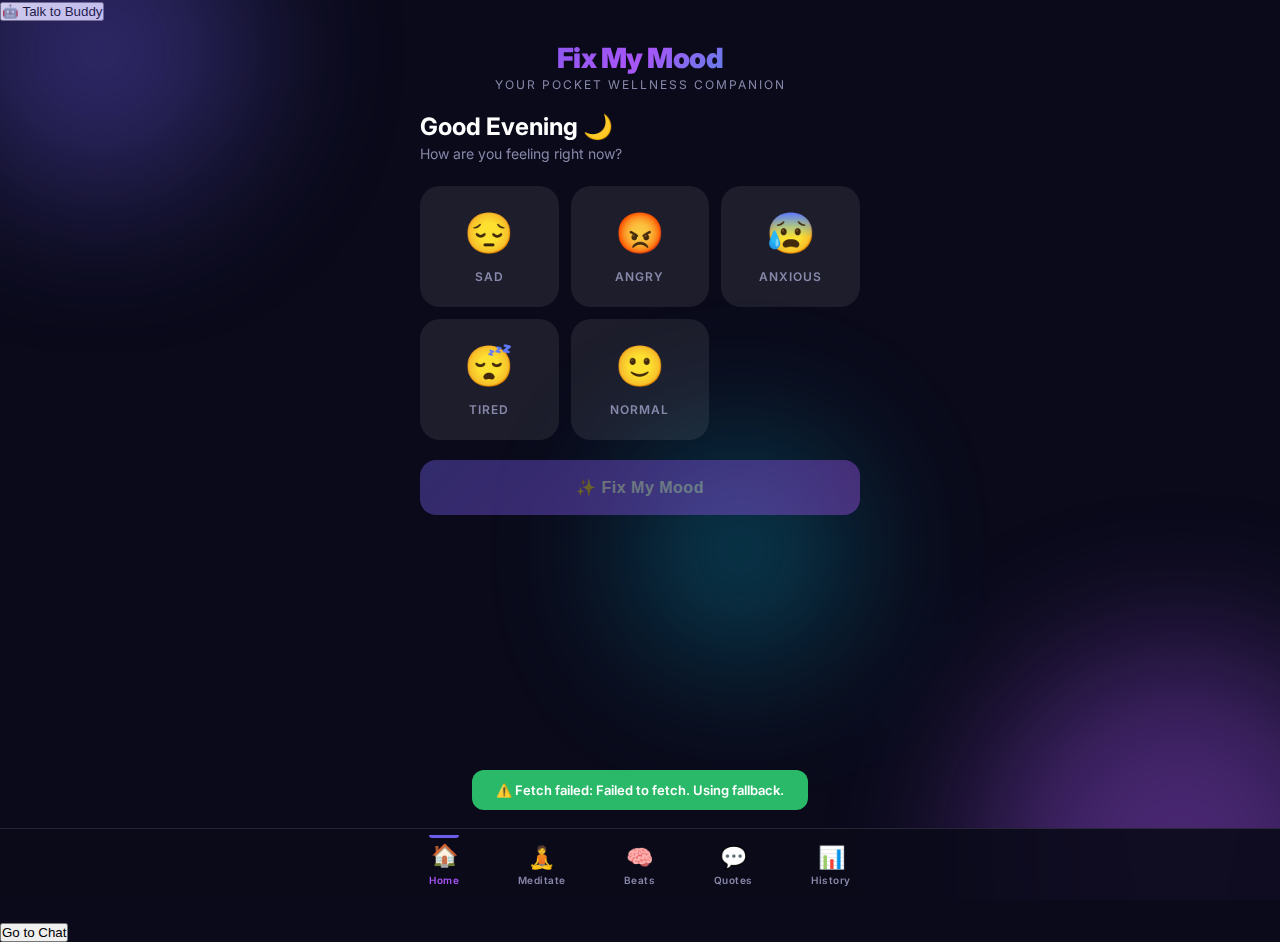
<file: index.html>
<!DOCTYPE html>
<html lang="en">
<head>
  <meta charset="UTF-8">
  <meta name="viewport" content="width=device-width, initial-scale=1.0, user-scalable=no">
  <title>Fix My Mood</title>
  <link rel="stylesheet" href="style.css">
</head>
<body>
<div class="fab-wrapper">
  <button class="chat-buddy-fab" onclick="goToChat()">
    <span class="fab-icon">🤖</span>
    <span class="fab-text">Talk to Buddy</span>
  </button>
</div>
<div class="bg-particles">
  <div class="orb"></div>
  <div class="orb"></div>
  <div class="orb"></div>
</div>

<div class="toast" id="toast"></div>

<div class="app-container">

  <header class="app-header">
    <div class="logo">Fix My Mood</div>
    <div class="tagline">Your Pocket Wellness Companion</div>
  </header>

  <!-- ==================== HOME ==================== -->
  <section class="page active" id="page-home">
    <div class="greeting" id="greeting">Good Evening 👋</div>
    <div class="greeting-sub">How are you feeling right now?</div>

    <div id="mood-selection">
      <div class="mood-grid">
        <div class="mood-btn" data-mood="sad" onclick="selectMood(this)">
          <span class="emoji">😔</span>
          <span class="mood-label">Sad</span>
        </div>
        <div class="mood-btn" data-mood="angry" onclick="selectMood(this)">
          <span class="emoji">😡</span>
          <span class="mood-label">Angry</span>
        </div>
        <div class="mood-btn" data-mood="anxious" onclick="selectMood(this)">
          <span class="emoji">😰</span>
          <span class="mood-label">Anxious</span>
        </div>
        <div class="mood-btn" data-mood="tired" onclick="selectMood(this)">
          <span class="emoji">😴</span>
          <span class="mood-label">Tired</span>
        </div>
        <div class="mood-btn full-width" data-mood="normal" onclick="selectMood(this)">
          <span class="emoji">🙂</span>
          <span class="mood-label">Normal</span>
        </div>
      </div>
      <button class="fix-btn" id="fixBtn" disabled onclick="fixMyMood()">✨ Fix My Mood</button>
    </div>

    <div class="fix-result" id="fix-result"></div>
  </section>

  <!-- ==================== MEDITATION ==================== -->
  <section class="page" id="page-meditation">
    <div class="section-title">🧘 Meditation Hub</div>
    <div class="section-subtitle">Choose a practice to calm your mind</div>

    <div class="meditation-grid">
      <div class="med-card" onclick="openTratak()">
        <div class="med-icon">🕯️</div>
        <div class="med-info">
          <h3>Tratak Meditation</h3>
          <p>Focus on a flame to sharpen concentration</p>
        </div>
        <span class="med-arrow">›</span>
      </div>
      <div class="med-card" onclick="openBreathing()">
        <div class="med-icon">🌬️</div>
        <div class="med-info">
          <h3>Breathing Exercise</h3>
          <p>Box breathing & 4-7-8 technique</p>
        </div>
        <span class="med-arrow">›</span>
      </div>
      <div class="med-card" onclick="openTimerMed()">
        <div class="med-icon">⏱️</div>
        <div class="med-info">
          <h3>Silent Meditation</h3>
          <p>Timed silent session with bell</p>
        </div>
        <span class="med-arrow">›</span>
      </div>

      <!-- ★ NEW: Brain Wave Music Card ★ -->
      <div class="med-card med-card-highlight" onclick="window.location.href='beats.html'">
        <div class="med-icon">🧠</div>
        <div class="med-info">
          <h3>Brain Wave Music</h3>
          <p>Binaural beats for focus, sleep & relaxation</p>
          <span class="med-badge-new">NEW</span>
        </div>
        <span class="med-arrow">›</span>
      </div>

      <div class="med-card" onclick="navigateTo('quotes')">
        <div class="med-icon">💬</div>
        <div class="med-info">
          <h3>Motivational Quotes</h3>
          <p>Get inspired with powerful words</p>
        </div>
        <span class="med-arrow">›</span>
      </div>
    </div>
  </section>

  <!-- ==================== QUOTES ==================== -->
  <section class="page" id="page-quotes">
    <div class="section-title">💬 Daily Inspiration</div>
    <div class="section-subtitle">Words that heal and empower — fetched live from GitHub</div>

    <div class="quote-controls">
      <input type="text" class="quote-search" id="quoteSearch"
        placeholder="🔍 Search quotes..." oninput="searchQuotes(this.value)">
      <button class="quote-refresh-btn" id="refreshBtn" onclick="refetchQuotes()" title="Re-fetch from GitHub">🔄</button>
    </div>

    <div class="glass-card quote-display" id="quoteDisplay">
      <div class="quote-loading" id="quoteLoading">
        <div class="spinner"></div>
        <div class="loading-text">Fetching quotes from GitHub...</div>
      </div>
      <div id="quoteContent" style="display:none">
        <div class="quote-mark">"</div>
        <div class="quote-text" id="quoteText">Loading...</div>
        <div class="quote-author" id="quoteAuthor"></div>
        <div class="quote-source" id="quoteSource">
          <span class="dot"></span>
          <span id="sourceLabel">Loading</span>
        </div>
        <div class="quote-count" id="quoteCount"></div>
        <button class="new-quote-btn" onclick="showRandomQuote()">✨ New Quote</button>
      </div>
    </div>

    <div id="searchResults" style="display:none"></div>
  </section>

  <!-- ==================== HISTORY ==================== -->
  <section class="page" id="page-history">
    <div class="section-title">📊 Mood History</div>
    <div class="section-subtitle">Track your emotional journey</div>

    <div class="history-stats">
      <div class="stat-card">
        <div class="stat-number" id="statTotal">0</div>
        <div class="stat-label">Total</div>
      </div>
      <div class="stat-card">
        <div class="stat-number" id="statFixed">0</div>
        <div class="stat-label">Fixed</div>
      </div>
      <div class="stat-card">
        <div class="stat-number" id="statStreak">0</div>
        <div class="stat-label">Streak</div>
      </div>
    </div>

    <div class="glass-card">
      <div style="font-size:13px;font-weight:600;margin-bottom:10px;color:var(--text-secondary)">MOOD DISTRIBUTION</div>
      <div class="mood-chart" id="moodChart"></div>
    </div>

    <div class="history-list" id="historyList">
      <div class="empty-state">
        <div class="empty-icon">📝</div>
        <p>No mood entries yet.<br>Start by selecting your mood!</p>
      </div>
    </div>

    <button class="clear-history-btn" onclick="clearHistory()" id="clearBtn" style="display:none">
      🗑️ Clear All History
    </button>
  </section>
</div>

<!-- ==================== BOTTOM NAV ==================== -->
<nav class="bottom-nav">
  <div class="nav-inner">
    <div class="nav-item active" onclick="navigateTo('home')" data-page="home">
      <span class="nav-icon">🏠</span>
      <span class="nav-label">Home</span>
    </div>
    <div class="nav-item" onclick="navigateTo('meditation')" data-page="meditation">
      <span class="nav-icon">🧘</span>
      <span class="nav-label">Meditate</span>
    </div>
    <!-- ★ NEW: Beats Nav Item ★ -->
    <div class="nav-item" onclick="window.location.href='beats.html'" data-page="beats">
      <span class="nav-icon">🧠</span>
      <span class="nav-label">Beats</span>
    </div>
    <div class="nav-item" onclick="navigateTo('quotes')" data-page="quotes">
      <span class="nav-icon">💬</span>
      <span class="nav-label">Quotes</span>
    </div>
    <div class="nav-item" onclick="navigateTo('history')" data-page="history">
      <span class="nav-icon">📊</span>
      <span class="nav-label">History</span>
    </div>
  </div>
</nav>

<!-- ==================== MODALS ==================== -->
<div class="modal-overlay" id="modal-tratak">
  <div class="modal-content">
    <button class="modal-close" onclick="closeModal('tratak')">✕</button>
    <div class="tratak-container">
      <h2 style="font-size:22px;font-weight:700;margin-bottom:4px">🕯️ Tratak Meditation</h2>
      <p style="color:var(--text-secondary);font-size:13px;margin-bottom:10px">Focus softly on the flame. Don't blink.</p>
      <div class="timer-options">
        <button class="timer-opt selected" onclick="setTratakTime(this,120)">2 min</button>
        <button class="timer-opt" onclick="setTratakTime(this,300)">5 min</button>
        <button class="timer-opt" onclick="setTratakTime(this,600)">10 min</button>
      </div>
      <div class="candle-wrapper">
        <div class="flame-glow"></div>
        <div class="flame-container"><div class="flame"></div></div>
        <div class="candle-wick"></div>
        <div class="candle-wax"></div>
        <div class="candle-body"></div>
      </div>
      <div style="font-size:42px;font-weight:200;margin:10px 0;font-variant-numeric:tabular-nums" id="tratakTimer">2:00</div>
      <div>
        <button class="control-btn play" onclick="toggleTratak()" id="tratakPlayBtn">▶</button>
        <button class="control-btn reset" onclick="resetTratak()">↺</button>
      </div>
    </div>
  </div>
</div>

<div class="modal-overlay" id="modal-breathing">
  <div class="modal-content">
    <button class="modal-close" onclick="closeModal('breathing')">✕</button>
    <div class="breathing-container">
      <h2 style="font-size:22px;font-weight:700;margin-bottom:4px">🌬️ Breathing Exercise</h2>
      <p style="color:var(--text-secondary);font-size:13px;margin-bottom:16px">Follow the circle rhythm</p>
      <div class="breath-type-selector">
        <button class="breath-type-btn selected" onclick="setBreathType(this,'box')">Box 4-4-4-4</button>
        <button class="breath-type-btn" onclick="setBreathType(this,'relax')">Relax 4-7-8</button>
      </div>
      <div class="timer-options" style="margin-top:12px">
        <button class="timer-opt selected" onclick="setBreathDuration(this,60)">1 min</button>
        <button class="timer-opt" onclick="setBreathDuration(this,180)">3 min</button>
        <button class="timer-opt" onclick="setBreathDuration(this,300)">5 min</button>
      </div>
      <div class="breath-circle-wrapper">
        <div class="breath-rings"></div>
        <div class="breath-rings"></div>
        <div class="breath-rings"></div>
        <div class="breath-circle" id="breathCircle">
          <span class="breath-text" id="breathText">Ready</span>
        </div>
      </div>
      <div style="font-size:36px;font-weight:200;margin:10px 0;font-variant-numeric:tabular-nums" id="breathTimer">1:00</div>
      <div>
        <button class="control-btn play" onclick="toggleBreathing()" id="breathPlayBtn">▶</button>
        <button class="control-btn reset" onclick="resetBreathing()">↺</button>
      </div>
    </div>
  </div>
</div>

<div class="modal-overlay" id="modal-timer">
  <div class="modal-content">
    <button class="modal-close" onclick="closeModal('timer')">✕</button>
    <div class="timer-container">
      <h2 style="font-size:22px;font-weight:700;margin-bottom:4px">⏱️ Silent Meditation</h2>
      <p style="color:var(--text-secondary);font-size:13px;margin-bottom:16px">Sit still. Breathe naturally. Be present.</p>
      <div class="timer-options">
        <button class="timer-opt selected" onclick="setSilentTime(this,120)">2 min</button>
        <button class="timer-opt" onclick="setSilentTime(this,300)">5 min</button>
        <button class="timer-opt" onclick="setSilentTime(this,600)">10 min</button>
      </div>
      <div class="timer-ring-wrapper">
        <svg width="220" height="220" viewBox="0 0 220 220">
          <defs>
            <linearGradient id="timerGradient" x1="0%" y1="0%" x2="100%" y2="100%">
              <stop offset="0%" style="stop-color:#6c5ce7"/>
              <stop offset="100%" style="stop-color:#06b6d4"/>
            </linearGradient>
          </defs>
          <circle class="timer-ring-bg" cx="110" cy="110" r="100"/>
          <circle class="timer-ring-progress" id="timerProgress" cx="110" cy="110" r="100"
            stroke-dasharray="628.32" stroke-dashoffset="0"/>
        </svg>
        <div class="timer-ring-text">
          <div class="time" id="silentTimerDisplay">2:00</div>
          <div class="label" id="silentTimerLabel">READY</div>
        </div>
      </div>
      <div>
        <button class="control-btn play" onclick="toggleSilentTimer()" id="silentPlayBtn">▶</button>
        <button class="control-btn reset" onclick="resetSilentTimer()">↺</button>
      </div>
    </div>
  </div>
</div>

<div class="modal-overlay" id="modal-grounding">
  <div class="modal-content">
    <button class="modal-close" onclick="closeModal('grounding')">✕</button>
    <div class="grounding-container">
      <h2 style="font-size:22px;font-weight:700;margin-bottom:4px;text-align:center">🌿 5-4-3-2-1 Grounding</h2>
      <p style="color:var(--text-secondary);font-size:13px;margin-bottom:24px;text-align:center">Tap each step as you complete it</p>
      <div class="grounding-step" onclick="completeGrounding(this)">
        <div class="grounding-num">5</div>
        <div class="grounding-label">Name <strong>5 things</strong> you can <strong>SEE</strong> 👀</div>
        <div class="grounding-check">✅</div>
      </div>
      <div class="grounding-step" onclick="completeGrounding(this)">
        <div class="grounding-num">4</div>
        <div class="grounding-label">Name <strong>4 things</strong> you can <strong>TOUCH</strong> ✋</div>
        <div class="grounding-check">✅</div>
      </div>
      <div class="grounding-step" onclick="completeGrounding(this)">
        <div class="grounding-num">3</div>
        <div class="grounding-label">Name <strong>3 things</strong> you can <strong>HEAR</strong> 👂</div>
        <div class="grounding-check">✅</div>
      </div>
      <div class="grounding-step" onclick="completeGrounding(this)">
        <div class="grounding-num">2</div>
        <div class="grounding-label">Name <strong>2 things</strong> you can <strong>SMELL</strong> 👃</div>
        <div class="grounding-check">✅</div>
      </div>
      <div class="grounding-step" onclick="completeGrounding(this)">
        <div class="grounding-num">1</div>
        <div class="grounding-label">Name <strong>1 thing</strong> you can <strong>TASTE</strong> 👅</div>
        <div class="grounding-check">✅</div>
      </div>
      <div class="reassurance" id="groundingComplete" style="display:none">
        <span class="reassure-icon">🎉</span>
        You're grounded. You're here. You're safe.<br>
        <strong>This moment is all that matters.</strong>
      </div>
    </div>
  </div>
</div>

<button onclick="goToChat()">Go to Chat</button>
<script src="script.js"></script>
</body>
</html>
</file>
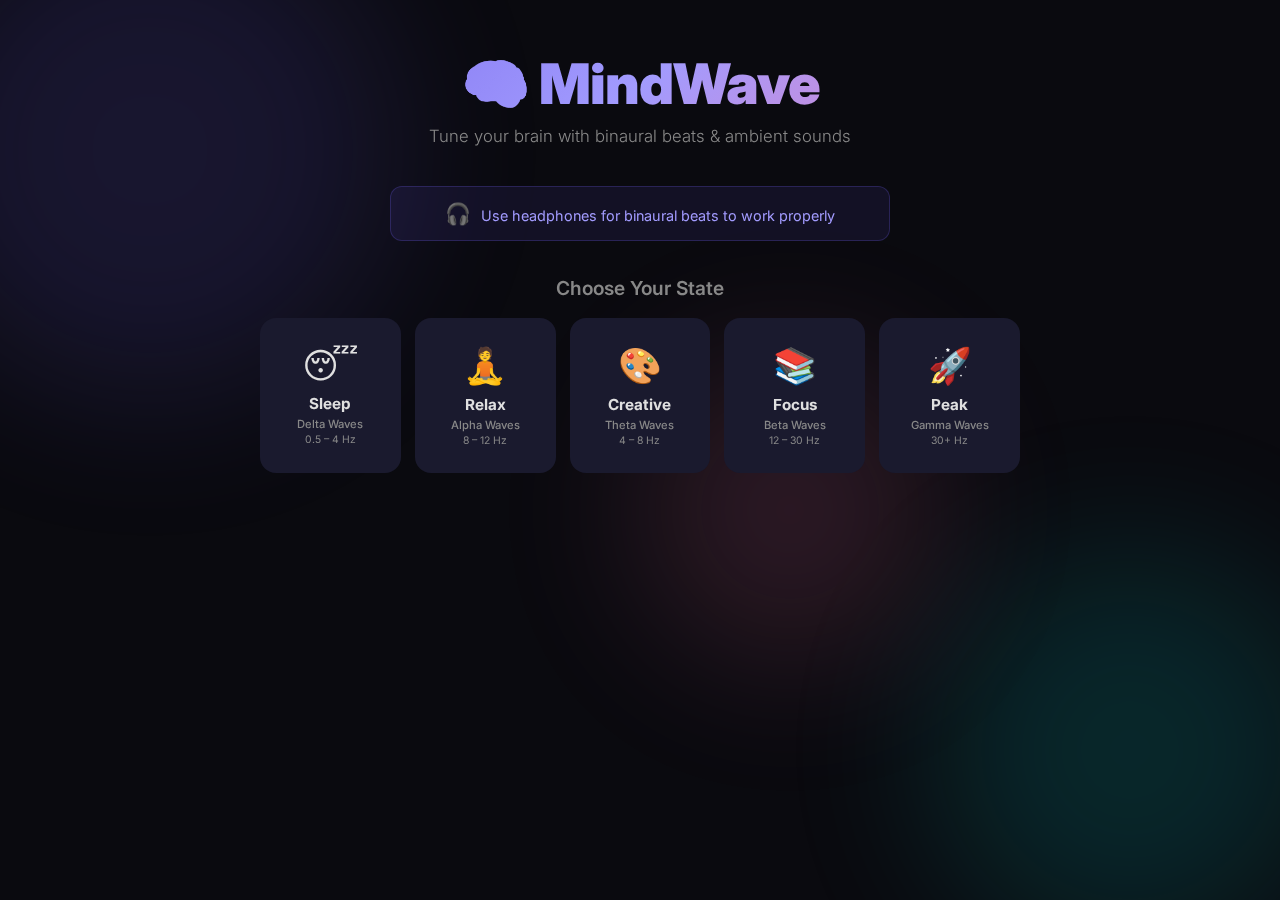
<file: beats/index.html>
<!DOCTYPE html>
<html lang="en">
<head>
<meta charset="UTF-8">
<meta name="viewport" content="width=device-width, initial-scale=1.0">
<title>MindWave — Brain Wave Music</title>
<link href="https://fonts.googleapis.com/css2?family=Inter:wght@300;400;500;600;700;800;900&display=swap" rel="stylesheet">
<style>
/* ========== RESET & VARIABLES ========== */
*{margin:0;padding:0;box-sizing:border-box}
:root{
  --bg:#0a0a0f;--surface:#12121a;--card:#1a1a2e;
  --text:#e0e0e0;--text-dim:#888;--radius:16px;
  --accent:#6c5ce7;--glow:rgba(108,92,231,.3);
}
html{scroll-behavior:smooth}
body{
  font-family:'Inter',system-ui,sans-serif;
  background:var(--bg);color:var(--text);
  min-height:100vh;overflow-x:hidden;
  padding-bottom:120px;
}

/* ========== ANIMATED BACKGROUND ========== */
.bg-orb{
  position:fixed;border-radius:50%;
  filter:blur(80px);opacity:.15;
  pointer-events:none;z-index:0;
  transition:all 1.5s ease;
}
.bg-orb.o1{width:500px;height:500px;top:-100px;left:-100px;background:#6c5ce7}
.bg-orb.o2{width:400px;height:400px;bottom:-50px;right:-50px;background:#00cec9}
.bg-orb.o3{width:300px;height:300px;top:40%;left:50%;background:#fd79a8}

/* ========== HEADER ========== */
header{
  position:relative;z-index:1;text-align:center;
  padding:50px 20px 20px;
}
header h1{
  font-size:clamp(2rem,5vw,3.5rem);font-weight:900;
  background:linear-gradient(135deg,#6c5ce7,#a29bfe,#fd79a8);
  -webkit-background-clip:text;-webkit-text-fill-color:transparent;
  background-clip:text;letter-spacing:-1px;
}
header p{
  color:var(--text-dim);font-size:1.05rem;
  margin-top:8px;font-weight:300;
}

/* ========== HEADPHONE NOTICE ========== */
.hp-notice{
  position:relative;z-index:1;
  max-width:500px;margin:20px auto;
  background:rgba(108,92,231,.1);
  border:1px solid rgba(108,92,231,.25);
  border-radius:12px;padding:14px 20px;
  text-align:center;font-size:.9rem;
  color:#a29bfe;
}
.hp-notice span{font-size:1.3rem;margin-right:6px}

/* ========== MOOD GRID ========== */
.section-title{
  position:relative;z-index:1;
  text-align:center;font-size:1.2rem;
  font-weight:600;margin:35px 0 18px;
  color:var(--text-dim);
}
.mood-grid{
  position:relative;z-index:1;
  display:grid;
  grid-template-columns:repeat(5,1fr);
  gap:14px;max-width:800px;
  margin:0 auto;padding:0 20px;
}
.mood-card{
  background:var(--card);border-radius:var(--radius);
  padding:24px 10px;text-align:center;
  cursor:pointer;border:2px solid transparent;
  transition:all .35s ease;position:relative;
  overflow:hidden;
}
.mood-card::before{
  content:'';position:absolute;inset:0;
  opacity:0;transition:opacity .35s ease;
  border-radius:inherit;
}
.mood-card:hover{transform:translateY(-4px)}
.mood-card:hover::before{opacity:.08}
.mood-card.active{
  border-color:var(--active-color);
  transform:translateY(-4px);
  box-shadow:0 8px 30px var(--active-glow);
}
.mood-card.active::before{opacity:.12}
.mood-emoji{font-size:2.2rem;display:block;margin-bottom:8px}
.mood-name{font-weight:700;font-size:.95rem;margin-bottom:4px}
.mood-wave{font-size:.7rem;color:var(--text-dim);font-weight:500}
.mood-freq{font-size:.65rem;color:var(--text-dim);margin-top:2px}

/* mood colors */
.mood-card[data-mood="sleep"]{--active-color:#2d3436;--active-glow:rgba(45,52,54,.4)}
.mood-card[data-mood="sleep"]::before{background:#2d3436}
.mood-card[data-mood="relax"]{--active-color:#00b894;--active-glow:rgba(0,184,148,.3)}
.mood-card[data-mood="relax"]::before{background:#00b894}
.mood-card[data-mood="creative"]{--active-color:#a29bfe;--active-glow:rgba(162,155,254,.3)}
.mood-card[data-mood="creative"]::before{background:#a29bfe}
.mood-card[data-mood="focus"]{--active-color:#fdcb6e;--active-glow:rgba(253,203,110,.3)}
.mood-card[data-mood="focus"]::before{background:#fdcb6e}
.mood-card[data-mood="peak"]{--active-color:#e17055;--active-glow:rgba(225,112,85,.3)}
.mood-card[data-mood="peak"]::before{background:#e17055}

/* ========== TRACK SECTION ========== */
.track-section{
  position:relative;z-index:1;
  max-width:800px;margin:0 auto;
  padding:0 20px;
}
.track-header{
  display:flex;align-items:center;
  justify-content:space-between;
  margin:30px 0 16px;
}
.track-header h2{
  font-size:1.15rem;font-weight:700;
}
.track-header .mood-badge{
  font-size:.75rem;padding:4px 12px;
  border-radius:20px;font-weight:600;
}
.track-grid{
  display:grid;
  grid-template-columns:repeat(auto-fill,minmax(145px,1fr));
  gap:12px;
}
.track-card{
  background:var(--card);border-radius:14px;
  padding:18px 14px;cursor:pointer;
  border:2px solid transparent;
  transition:all .3s ease;text-align:center;
  position:relative;overflow:hidden;
}
.track-card:hover{
  transform:translateY(-3px);
  border-color:rgba(255,255,255,.1);
}
.track-card.active{
  border-color:var(--track-active,#6c5ce7);
  background:rgba(108,92,231,.1);
}
.track-icon{font-size:1.8rem;margin-bottom:8px;display:block}
.track-name{font-size:.85rem;font-weight:600;margin-bottom:4px}
.track-desc{font-size:.68rem;color:var(--text-dim);line-height:1.3}
.track-hz{
  font-size:.6rem;margin-top:6px;
  color:var(--text-dim);font-weight:500;
  background:rgba(255,255,255,.05);
  display:inline-block;padding:2px 8px;
  border-radius:8px;
}

/* hidden state */
.track-section.hidden{display:none}

/* ========== PLAYER BAR ========== */
.player-bar{
  position:fixed;bottom:0;left:0;right:0;
  background:rgba(18,18,26,.95);
  backdrop-filter:blur(20px);
  border-top:1px solid rgba(255,255,255,.06);
  padding:0;z-index:100;
  transform:translateY(100%);
  transition:transform .4s cubic-bezier(.4,0,.2,1);
}
.player-bar.visible{transform:translateY(0)}
.player-content{
  max-width:900px;margin:0 auto;
  padding:12px 20px 14px;
  display:grid;
  grid-template-columns:1fr auto 1fr;
  align-items:center;gap:16px;
}

/* visualizer canvas */
.viz-wrap{
  width:100%;height:50px;
  border-radius:10px;overflow:hidden;
  background:rgba(255,255,255,.03);
}
.viz-wrap canvas{width:100%;height:100%;display:block}

/* center controls */
.player-center{display:flex;align-items:center;gap:12px}
.btn-play{
  width:48px;height:48px;border-radius:50%;
  border:none;cursor:pointer;
  background:linear-gradient(135deg,#6c5ce7,#a29bfe);
  color:#fff;font-size:1.2rem;
  display:flex;align-items:center;justify-content:center;
  transition:all .2s ease;flex-shrink:0;
}
.btn-play:hover{transform:scale(1.08);box-shadow:0 4px 20px rgba(108,92,231,.5)}
.btn-play:active{transform:scale(.95)}
.player-info{text-align:left;min-width:0}
.player-track-name{
  font-size:.85rem;font-weight:700;
  white-space:nowrap;overflow:hidden;
  text-overflow:ellipsis;
}
.player-mood-name{font-size:.7rem;color:var(--text-dim)}

/* right side */
.player-right{
  display:flex;align-items:center;
  gap:14px;justify-self:end;
}
.vol-group{display:flex;align-items:center;gap:6px}
.vol-icon{font-size:.9rem;cursor:pointer}
input[type=range]{
  -webkit-appearance:none;appearance:none;
  height:4px;border-radius:4px;
  background:rgba(255,255,255,.15);
  outline:none;cursor:pointer;width:80px;
}
input[type=range]::-webkit-slider-thumb{
  -webkit-appearance:none;appearance:none;
  width:14px;height:14px;border-radius:50%;
  background:#6c5ce7;cursor:pointer;
  border:2px solid #fff;
}
.timer-select{
  background:rgba(255,255,255,.08);
  border:1px solid rgba(255,255,255,.1);
  color:var(--text);font-size:.75rem;
  padding:5px 8px;border-radius:8px;
  cursor:pointer;font-family:inherit;
}
.timer-select option{background:#1a1a2e}
.timer-display{
  font-size:.7rem;color:var(--text-dim);
  font-variant-numeric:tabular-nums;
  min-width:45px;text-align:center;
}

/* ========== RESPONSIVE ========== */
@media(max-width:700px){
  .mood-grid{grid-template-columns:repeat(3,1fr)}
  .track-grid{grid-template-columns:repeat(2,1fr)}
  .player-content{
    grid-template-columns:1fr;
    grid-template-rows:auto auto;
    gap:10px;
  }
  .viz-wrap{height:35px}
  .player-right{justify-self:center}
  .player-center{justify-content:center}
}
@media(max-width:420px){
  .mood-grid{grid-template-columns:repeat(3,1fr);gap:8px}
  .mood-card{padding:16px 6px}
  .mood-emoji{font-size:1.7rem}
  .mood-name{font-size:.78rem}
}

/* ========== ANIMATIONS ========== */
@keyframes fadeUp{
  from{opacity:0;transform:translateY(20px)}
  to{opacity:1;transform:translateY(0)}
}
.track-card{animation:fadeUp .4s ease both}
.track-card:nth-child(2){animation-delay:.05s}
.track-card:nth-child(3){animation-delay:.1s}
.track-card:nth-child(4){animation-delay:.15s}
.track-card:nth-child(5){animation-delay:.2s}

@keyframes pulse{
  0%,100%{opacity:.15}50%{opacity:.25}
}
.bg-orb{animation:pulse 6s ease-in-out infinite}
.bg-orb.o2{animation-delay:2s}
.bg-orb.o3{animation-delay:4s}
</style>
</head>
<body>

<!-- Background Orbs -->
<div class="bg-orb o1"></div>
<div class="bg-orb o2"></div>
<div class="bg-orb o3"></div>

<!-- Header -->
<header>
  <h1>🧠 MindWave</h1>
  <p>Tune your brain with binaural beats &amp; ambient sounds</p>
</header>

<!-- Headphone Notice -->
<div class="hp-notice">
  <span>🎧</span> Use headphones for binaural beats to work properly
</div>

<!-- Mood Selection -->
<div class="section-title">Choose Your State</div>
<div class="mood-grid" id="moodGrid">
  <div class="mood-card" data-mood="sleep">
    <span class="mood-emoji">😴</span>
    <div class="mood-name">Sleep</div>
    <div class="mood-wave">Delta Waves</div>
    <div class="mood-freq">0.5 – 4 Hz</div>
  </div>
  <div class="mood-card" data-mood="relax">
    <span class="mood-emoji">🧘</span>
    <div class="mood-name">Relax</div>
    <div class="mood-wave">Alpha Waves</div>
    <div class="mood-freq">8 – 12 Hz</div>
  </div>
  <div class="mood-card" data-mood="creative">
    <span class="mood-emoji">🎨</span>
    <div class="mood-name">Creative</div>
    <div class="mood-wave">Theta Waves</div>
    <div class="mood-freq">4 – 8 Hz</div>
  </div>
  <div class="mood-card" data-mood="focus">
    <span class="mood-emoji">📚</span>
    <div class="mood-name">Focus</div>
    <div class="mood-wave">Beta Waves</div>
    <div class="mood-freq">12 – 30 Hz</div>
  </div>
  <div class="mood-card" data-mood="peak">
    <span class="mood-emoji">🚀</span>
    <div class="mood-name">Peak</div>
    <div class="mood-wave">Gamma Waves</div>
    <div class="mood-freq">30+ Hz</div>
  </div>
</div>

<!-- Track Section -->
<div class="track-section hidden" id="trackSection">
  <div class="track-header">
    <h2 id="trackTitle">Tracks</h2>
    <span class="mood-badge" id="moodBadge"></span>
  </div>
  <div class="track-grid" id="trackGrid"></div>
</div>

<!-- Player Bar -->
<div class="player-bar" id="playerBar">
  <div class="player-content">
    <!-- Left: Visualizer -->
    <div class="viz-wrap">
      <canvas id="vizCanvas"></canvas>
    </div>

    <!-- Center: Controls -->
    <div class="player-center">
      <button class="btn-play" id="btnPlay">▶</button>
      <div class="player-info">
        <div class="player-track-name" id="playerTrackName">—</div>
        <div class="player-mood-name" id="playerMoodName">—</div>
      </div>
    </div>

    <!-- Right: Volume + Timer -->
    <div class="player-right">
      <div class="vol-group">
        <span class="vol-icon" id="volIcon">🔊</span>
        <input type="range" id="volSlider" min="0" max="100" value="60">
      </div>
      <select class="timer-select" id="timerSelect">
        <option value="0">∞</option>
        <option value="5">5 min</option>
        <option value="15">15 min</option>
        <option value="30" selected>30 min</option>
        <option value="60">1 hr</option>
      </select>
      <div class="timer-display" id="timerDisplay">--:--</div>
    </div>
  </div>
</div>

<script>
/* ============================================================
   TRACK DATABASE
   ============================================================ */
const TRACKS = {
  sleep: {
    label: 'Sleep Mode', color: '#636e72', glow: 'rgba(99,110,114,.3)',
    badge: 'background:#2d3436;color:#dfe6e9',
    orbColors: ['#2d3436','#636e72','#2d3436'],
    tracks: [
      { id:'s1', name:'Deep Ocean',   icon:'🌊', desc:'Warm deep tones',      carrier:90,  beat:2,   noise:'brown', noiseLv:.06, filter:400, osc:'sine',  sub:45 },
      { id:'s2', name:'Night Rain',   icon:'🌧️', desc:'Soft rainfall drift',  carrier:110, beat:1.5, noise:'pink',  noiseLv:.08, filter:600, osc:'sine',  sub:55 },
      { id:'s3', name:'Cosmic Drift', icon:'🌌', desc:'Floating in space',    carrier:80,  beat:3,   noise:'brown', noiseLv:.05, filter:350, osc:'sine',  sub:40 },
      { id:'s4', name:'Dreamless',    icon:'🌑', desc:'Pure stillness',       carrier:100, beat:1,   noise:'brown', noiseLv:.04, filter:300, osc:'sine',  sub:50 },
      { id:'s5', name:'Midnight',     icon:'🦉', desc:'Silent night hum',     carrier:120, beat:2.5, noise:'pink',  noiseLv:.05, filter:500, osc:'sine',  sub:60 },
    ]
  },
  relax: {
    label: 'Relax Mode', color: '#00b894', glow: 'rgba(0,184,148,.25)',
    badge: 'background:#00b894;color:#fff',
    orbColors: ['#00b894','#00cec9','#55efc4'],
    tracks: [
      { id:'r1', name:'Zen Garden',    icon:'🎋', desc:'Peaceful clarity',     carrier:200, beat:10,   noise:'pink',  noiseLv:.04, filter:900,  osc:'sine',   sub:100 },
      { id:'r2', name:'Morning Light', icon:'🌅', desc:'Gentle awakening',     carrier:180, beat:9,    noise:'white', noiseLv:.03, filter:700,  osc:'sine',   sub:90  },
      { id:'r3', name:'Calm Waters',   icon:'💧', desc:'Flowing serenity',     carrier:220, beat:11,   noise:'pink',  noiseLv:.05, filter:800,  osc:'sine',   sub:110 },
      { id:'r4', name:'Golden Hour',   icon:'✨', desc:'Warm relaxation',      carrier:190, beat:8.5,  noise:'brown', noiseLv:.04, filter:600,  osc:'sine',   sub:95  },
      { id:'r5', name:'Soft Breeze',   icon:'🍃', desc:'Nature\'s lullaby',    carrier:210, beat:10.5, noise:'pink',  noiseLv:.04, filter:750,  osc:'sine',   sub:105 },
    ]
  },
  creative: {
    label: 'Creative Mode', color: '#a29bfe', glow: 'rgba(162,155,254,.25)',
    badge: 'background:#6c5ce7;color:#fff',
    orbColors: ['#6c5ce7','#a29bfe','#fd79a8'],
    tracks: [
      { id:'c1', name:'Dream Walker',  icon:'🦋', desc:'Vivid imagination',    carrier:160, beat:6,   noise:'pink',  noiseLv:.04, filter:700, osc:'triangle', sub:80  },
      { id:'c2', name:'Inner Vision',  icon:'👁️', desc:'Deep intuition',       carrier:140, beat:5,   noise:'brown', noiseLv:.05, filter:550, osc:'sine',     sub:70  },
      { id:'c3', name:'Imagination',   icon:'💭', desc:'Ideas flowing',        carrier:170, beat:7,   noise:'pink',  noiseLv:.04, filter:650, osc:'triangle', sub:85  },
      { id:'c4', name:'Mind Canvas',   icon:'🖌️', desc:'Painting thoughts',   carrier:130, beat:4.5, noise:'brown', noiseLv:.05, filter:500, osc:'sine',     sub:65  },
      { id:'c5', name:'The Muse',      icon:'🎭', desc:'Artistic spark',       carrier:150, beat:6.5, noise:'pink',  noiseLv:.04, filter:620, osc:'triangle', sub:75  },
    ]
  },
  focus: {
    label: 'Focus Mode', color: '#fdcb6e', glow: 'rgba(253,203,110,.25)',
    badge: 'background:#f39c12;color:#fff',
    orbColors: ['#fdcb6e','#f39c12','#e17055'],
    tracks: [
      { id:'f1', name:'Deep Work',    icon:'🔬', desc:'Intense concentration', carrier:300, beat:18, noise:'white', noiseLv:.02, filter:1200, osc:'sine',     sub:0 },
      { id:'f2', name:'Study Zone',   icon:'📖', desc:'Absorb information',    carrier:250, beat:15, noise:'pink',  noiseLv:.03, filter:1000, osc:'sine',     sub:0 },
      { id:'f3', name:'Code Flow',    icon:'💻', desc:'Logic & precision',     carrier:280, beat:20, noise:'white', noiseLv:.02, filter:1100, osc:'sine',     sub:0 },
      { id:'f4', name:'Sharp Mind',   icon:'🎯', desc:'Razor-sharp focus',     carrier:320, beat:14, noise:'pink',  noiseLv:.02, filter:900,  osc:'triangle', sub:0 },
      { id:'f5', name:'Laser Focus',  icon:'⚡', desc:'Unstoppable flow',      carrier:350, beat:22, noise:'white', noiseLv:.02, filter:1300, osc:'sine',     sub:0 },
    ]
  },
  peak: {
    label: 'Peak Mode', color: '#e17055', glow: 'rgba(225,112,85,.25)',
    badge: 'background:#d63031;color:#fff',
    orbColors: ['#e17055','#d63031','#fdcb6e'],
    tracks: [
      { id:'p1', name:'Transcendence', icon:'🧬', desc:'Maximum cognition',     carrier:400, beat:40, noise:'white', noiseLv:.015, filter:1500, osc:'sine', sub:0 },
      { id:'p2', name:'Hyperdrive',    icon:'💫', desc:'Accelerated mind',      carrier:350, beat:35, noise:'white', noiseLv:.02,  filter:1400, osc:'sine', sub:0 },
      { id:'p3', name:'Mind Surge',    icon:'🌟', desc:'Neural fireworks',      carrier:380, beat:45, noise:'pink',  noiseLv:.015, filter:1600, osc:'sine', sub:0 },
      { id:'p4', name:'Limitless',     icon:'♾️', desc:'Unlock everything',     carrier:420, beat:38, noise:'white', noiseLv:.015, filter:1400, osc:'sine', sub:0 },
      { id:'p5', name:'Quantum',       icon:'⚛️', desc:'Highest processing',   carrier:360, beat:42, noise:'pink',  noiseLv:.015, filter:1500, osc:'sine', sub:0 },
    ]
  }
};

/* ============================================================
   AUDIO ENGINE  (Web Audio API — binaural beats + noise)
   ============================================================ */
class AudioEngine {
  constructor(){
    this.ctx = null;
    this.nodes = [];
    this.masterGain = null;
    this.analyser = null;
    this.playing = false;
    this._fadeSec = .8;
  }

  _init(){
    if(this.ctx) return;
    this.ctx = new (window.AudioContext || window.webkitAudioContext)();
    this.analyser = this.ctx.createAnalyser();
    this.analyser.fftSize = 256;
    this.analyser.smoothingTimeConstant = .82;
    this.masterGain = this.ctx.createGain();
    this.masterGain.gain.value = 0;

    /* simple delay‑based reverb */
    this.delay = this.ctx.createDelay();
    this.delay.delayTime.value = .25;
    this.feedback = this.ctx.createGain();
    this.feedback.gain.value = .25;
    this.delayFilter = this.ctx.createBiquadFilter();
    this.delayFilter.type = 'lowpass';
    this.delayFilter.frequency.value = 1800;
    this.delay.connect(this.delayFilter);
    this.delayFilter.connect(this.feedback);
    this.feedback.connect(this.delay);
    this.delay.connect(this.masterGain);

    this.masterGain.connect(this.analyser);
    this.analyser.connect(this.ctx.destination);
  }

  /* ---- noise buffer ---- */
  _makeNoise(type){
    const sr = this.ctx.sampleRate;
    const len = 2 * sr;
    const buf = this.ctx.createBuffer(1, len, sr);
    const d = buf.getChannelData(0);

    for(let i=0;i<len;i++) d[i] = Math.random()*2-1;

    if(type==='brown'){
      let last=0;
      for(let i=0;i<len;i++){
        d[i] = (last + .02*d[i]) / 1.02;
        last = d[i]; d[i]*=3.5;
      }
    } else if(type==='pink'){
      let b0=0,b1=0,b2=0,b3=0,b4=0,b5=0,b6=0;
      for(let i=0;i<len;i++){
        const w=d[i];
        b0=.99886*b0+w*.0555179;b1=.99332*b1+w*.0750759;
        b2=.96900*b2+w*.1538520;b3=.86650*b3+w*.3104856;
        b4=.55000*b4+w*.5329522;b5=-.7616*b5-w*.0168980;
        d[i]=(b0+b1+b2+b3+b4+b5+b6+w*.5362)*.11;
        b6=w*.115926;
      }
    }
    const src = this.ctx.createBufferSource();
    src.buffer = buf; src.loop = true; src.start();
    return src;
  }

  /* ---- main play ---- */
  play(track, volume){
    this.stop();
    this._init();
    if(this.ctx.state==='suspended') this.ctx.resume();

    const now = this.ctx.currentTime;
    const n = []; // collect nodes for cleanup

    /* --- binaural pair --- */
    const oscL = this.ctx.createOscillator();
    oscL.type = track.osc || 'sine';
    oscL.frequency.value = track.carrier;
    const panL = this.ctx.createStereoPanner();
    panL.pan.value = -1;
    const gL = this.ctx.createGain(); gL.gain.value = .25;
    oscL.connect(gL).connect(panL).connect(this.masterGain);
    oscL.connect(gL); gL.connect(this.delay);  // send to reverb
    oscL.start();
    n.push(oscL);

    const oscR = this.ctx.createOscillator();
    oscR.type = track.osc || 'sine';
    oscR.frequency.value = track.carrier + track.beat;
    const panR = this.ctx.createStereoPanner();
    panR.pan.value = 1;
    const gR = this.ctx.createGain(); gR.gain.value = .25;
    oscR.connect(gR).connect(panR).connect(this.masterGain);
    oscR.start();
    n.push(oscR);

    /* --- sub harmonic --- */
    if(track.sub){
      const sub = this.ctx.createOscillator();
      sub.type = 'sine'; sub.frequency.value = track.sub;
      const gs = this.ctx.createGain(); gs.gain.value = .08;
      sub.connect(gs).connect(this.masterGain);
      sub.start(); n.push(sub);
    }

    /* --- warm pad (detuned pair) --- */
    const pad1 = this.ctx.createOscillator();
    pad1.type = 'sine'; pad1.frequency.value = track.carrier * .5;
    pad1.detune.value = 7;
    const gp1 = this.ctx.createGain(); gp1.gain.value = .06;
    pad1.connect(gp1).connect(this.masterGain);
    gp1.connect(this.delay);
    pad1.start(); n.push(pad1);

    const pad2 = this.ctx.createOscillator();
    pad2.type = 'sine'; pad2.frequency.value = track.carrier * .5;
    pad2.detune.value = -7;
    const gp2 = this.ctx.createGain(); gp2.gain.value = .06;
    pad2.connect(gp2).connect(this.masterGain);
    pad2.start(); n.push(pad2);

    /* --- noise layer --- */
    const noise = this._makeNoise(track.noise);
    const nf = this.ctx.createBiquadFilter();
    nf.type = 'lowpass'; nf.frequency.value = track.filter || 800;
    const gn = this.ctx.createGain(); gn.gain.value = track.noiseLv || .04;
    noise.connect(nf).connect(gn).connect(this.masterGain);
    n.push(noise);

    /* --- LFO tremolo (subtle) --- */
    const lfo = this.ctx.createOscillator();
    lfo.type = 'sine';
    lfo.frequency.value = track.beat < 5 ? .08 : .15;
    const lfoGain = this.ctx.createGain();
    lfoGain.gain.value = .04;
    lfo.connect(lfoGain).connect(this.masterGain.gain);
    lfo.start(); n.push(lfo);

    this.nodes = n;

    /* fade in */
    this.masterGain.gain.cancelScheduledValues(now);
    this.masterGain.gain.setValueAtTime(0, now);
    this.masterGain.gain.linearRampToValueAtTime(volume, now + this._fadeSec);

    this.playing = true;
  }

  stop(){
    if(!this.playing || !this.ctx) return;
    const now = this.ctx.currentTime;
    this.masterGain.gain.cancelScheduledValues(now);
    this.masterGain.gain.setValueAtTime(this.masterGain.gain.value, now);
    this.masterGain.gain.linearRampToValueAtTime(0, now + this._fadeSec);

    const nodes = this.nodes;
    setTimeout(()=>{
      nodes.forEach(nd=>{
        try{nd.stop()}catch(e){}
        try{nd.disconnect()}catch(e){}
      });
    }, this._fadeSec * 1000 + 100);

    this.nodes = [];
    this.playing = false;
  }

  setVolume(v){
    if(!this.masterGain) return;
    this.masterGain.gain.cancelScheduledValues(this.ctx.currentTime);
    this.masterGain.gain.linearRampToValueAtTime(v, this.ctx.currentTime + .1);
  }

  getFreqData(){
    if(!this.analyser) return null;
    const arr = new Uint8Array(this.analyser.frequencyBinCount);
    this.analyser.getByteFrequencyData(arr);
    return arr;
  }
}

/* ============================================================
   VISUALIZER
   ============================================================ */
class Visualizer {
  constructor(canvas, engine){
    this.canvas = canvas;
    this.c = canvas.getContext('2d');
    this.engine = engine;
    this.color = '#6c5ce7';
    this._raf = null;
    this._resize();
    window.addEventListener('resize',()=>this._resize());
  }
  _resize(){
    const r = this.canvas.parentElement.getBoundingClientRect();
    this.canvas.width = r.width * devicePixelRatio;
    this.canvas.height = r.height * devicePixelRatio;
    this.c.scale(devicePixelRatio, devicePixelRatio);
    this.w = r.width; this.h = r.height;
  }
  setColor(c){ this.color = c }
  start(){
    if(this._raf) return;
    const draw = ()=>{
      this._raf = requestAnimationFrame(draw);
      const data = this.engine.getFreqData();
      const ctx = this.c;
      ctx.clearRect(0,0,this.w,this.h);

      if(!data){ return; }

      const bars = 64;
      const step = Math.floor(data.length / bars);
      const bw = this.w / bars;
      const gap = 2;

      for(let i=0;i<bars;i++){
        const val = data[i * step] / 255;
        const bh = Math.max(2, val * this.h * .9);
        const x = i * bw;
        const y = (this.h - bh) / 2;
        const alpha = .3 + val * .7;

        ctx.fillStyle = this.color;
        ctx.globalAlpha = alpha;
        ctx.beginPath();
        ctx.roundRect(x + gap/2, y, bw - gap, bh, 3);
        ctx.fill();
      }
      ctx.globalAlpha = 1;
    };
    draw();
  }
  stop(){
    if(this._raf){ cancelAnimationFrame(this._raf); this._raf=null; }
    this.c.clearRect(0,0,this.w,this.h);
  }
}

/* roundRect polyfill */
if(!CanvasRenderingContext2D.prototype.roundRect){
  CanvasRenderingContext2D.prototype.roundRect = function(x,y,w,h,r){
    this.moveTo(x+r,y);
    this.arcTo(x+w,y,x+w,y+h,r);
    this.arcTo(x+w,y+h,x,y+h,r);
    this.arcTo(x,y+h,x,y,r);
    this.arcTo(x,y,x+w,y,r);
    this.closePath();
  }
}

/* ============================================================
   APP CONTROLLER
   ============================================================ */
const engine = new AudioEngine();
const viz = new Visualizer(document.getElementById('vizCanvas'), engine);

const $ = s => document.querySelector(s);
const $$ = s => document.querySelectorAll(s);

const moodGrid     = $('#moodGrid');
const trackSection = $('#trackSection');
const trackGrid    = $('#trackGrid');
const trackTitle   = $('#trackTitle');
const moodBadge    = $('#moodBadge');
const playerBar    = $('#playerBar');
const btnPlay      = $('#btnPlay');
const playerTrack  = $('#playerTrackName');
const playerMood   = $('#playerMoodName');
const volSlider    = $('#volSlider');
const volIcon      = $('#volIcon');
const timerSelect  = $('#timerSelect');
const timerDisplay = $('#timerDisplay');

let currentMood    = null;
let currentTrack   = null;
let isPlaying      = false;
let timerInterval  = null;
let timerRemaining = 0;

/* ---- Volume ---- */
function getVolume(){ return volSlider.value / 100 * .7 }

volSlider.addEventListener('input',()=>{
  engine.setVolume(getVolume());
  volIcon.textContent = volSlider.value == 0 ? '🔇' : volSlider.value < 40 ? '🔉' : '🔊';
});

/* ---- Mood Selection ---- */
moodGrid.addEventListener('click', e => {
  const card = e.target.closest('.mood-card');
  if(!card) return;
  const mood = card.dataset.mood;
  selectMood(mood);
});

function selectMood(mood){
  currentMood = mood;
  const data = TRACKS[mood];

  /* highlight card */
  $$('.mood-card').forEach(c => c.classList.toggle('active', c.dataset.mood===mood));

  /* change background orbs */
  const orbs = $$('.bg-orb');
  data.orbColors.forEach((c,i)=>{ if(orbs[i]) orbs[i].style.background = c });

  /* render tracks */
  trackSection.classList.remove('hidden');
  trackTitle.textContent = data.label;
  moodBadge.textContent = data.label;
  moodBadge.style.cssText = data.badge;

  trackGrid.innerHTML = data.tracks.map(t => `
    <div class="track-card" data-id="${t.id}" style="--track-active:${data.color}">
      <span class="track-icon">${t.icon}</span>
      <div class="track-name">${t.name}</div>
      <div class="track-desc">${t.desc}</div>
      <div class="track-hz">${t.beat} Hz beat · ${t.carrier} Hz</div>
    </div>
  `).join('');

  /* track click */
  trackGrid.querySelectorAll('.track-card').forEach(tc=>{
    tc.addEventListener('click',()=> selectTrack(tc.dataset.id));
  });

  trackSection.scrollIntoView({behavior:'smooth',block:'nearest'});
}

/* ---- Track Selection ---- */
function selectTrack(id){
  const moodData = TRACKS[currentMood];
  const track = moodData.tracks.find(t=>t.id===id);
  if(!track) return;
  currentTrack = track;

  /* highlight */
  trackGrid.querySelectorAll('.track-card').forEach(c=>
    c.classList.toggle('active', c.dataset.id===id)
  );

  /* player UI */
  playerTrack.textContent = track.name;
  playerMood.textContent = moodData.label;
  playerBar.classList.add('visible');
  viz.setColor(moodData.color);

  /* auto‑play */
  startPlayback();
}

/* ---- Playback ---- */
function startPlayback(){
  if(!currentTrack) return;
  engine.play(currentTrack, getVolume());
  isPlaying = true;
  btnPlay.textContent = '⏸';
  viz.start();
  startTimer();
}

function stopPlayback(){
  engine.stop();
  isPlaying = false;
  btnPlay.textContent = '▶';
  viz.stop();
  clearTimerInterval();
}

btnPlay.addEventListener('click',()=>{
  if(isPlaying) stopPlayback();
  else startPlayback();
});

/* ---- Timer ---- */
function clearTimerInterval(){
  if(timerInterval){ clearInterval(timerInterval); timerInterval=null; }
}

function startTimer(){
  clearTimerInterval();
  const mins = parseInt(timerSelect.value);
  if(mins===0){ timerDisplay.textContent='∞'; return; }

  timerRemaining = mins * 60;
  updateTimerDisplay();
  timerInterval = setInterval(()=>{
    timerRemaining--;
    if(timerRemaining<=0){
      stopPlayback();
      timerDisplay.textContent='Done';
      return;
    }
    updateTimerDisplay();
  },1000);
}

function updateTimerDisplay(){
  const m = Math.floor(timerRemaining/60);
  const s = timerRemaining%60;
  timerDisplay.textContent = `${String(m).padStart(2,'0')}:${String(s).padStart(2,'0')}`;
}

timerSelect.addEventListener('change',()=>{
  if(isPlaying) startTimer();
});

/* ---- keyboard shortcuts ---- */
document.addEventListener('keydown',e=>{
  if(e.code==='Space' && currentTrack){
    e.preventDefault();
    if(isPlaying) stopPlayback(); else startPlayback();
  }
});
</script>
</body>
</html>
</file>
<file: style.css>
@import url('https://fonts.googleapis.com/css2?family=Inter:wght@300;400;500;600;700;800;900&display=swap');

* {
  margin: 0;
  padding: 0;
  box-sizing: border-box;
}

:root {
  --bg-primary: #0a0a1a;
  --bg-secondary: #111128;
  --bg-card: rgba(255,255,255,0.05);
  --text-primary: #ffffff;
  --text-secondary: #8888aa;
  --accent-1: #6c5ce7;
  --accent-2: #a855f7;
  --accent-3: #06b6d4;
  --glow: rgba(108,92,231,0.3);
  --glass: rgba(255,255,255,0.08);
  --glass-border: rgba(255,255,255,0.12);
  --sad: #5b9bd5;
  --angry: #e74c3c;
  --anxious: #f39c12;
  --tired: #8e8e93;
  --normal: #2ecc71;
  --nav-height: 72px;
}

body {
  font-family: 'Inter', sans-serif;
  background: var(--bg-primary);
  color: var(--text-primary);
  min-height: 100vh;
  overflow-x: hidden;
  -webkit-tap-highlight-color: transparent;
}

.bg-particles {
  position: fixed;
  top: 0; left: 0;
  width: 100%; height: 100%;
  z-index: 0;
  pointer-events: none;
  overflow: hidden;
}

.bg-particles .orb {
  position: absolute;
  border-radius: 50%;
  filter: blur(80px);
  opacity: 0.4;
  animation: floatOrb 20s infinite ease-in-out;
}

.bg-particles .orb:nth-child(1) {
  width: 300px; height: 300px;
  background: var(--accent-1);
  top: -100px; left: -50px;
}

.bg-particles .orb:nth-child(2) {
  width: 400px; height: 400px;
  background: var(--accent-2);
  bottom: -150px; right: -100px;
  animation-delay: -7s;
}

.bg-particles .orb:nth-child(3) {
  width: 200px; height: 200px;
  background: var(--accent-3);
  top: 50%; left: 50%;
  animation-delay: -14s;
}

@keyframes floatOrb {
  0%, 100% { transform: translate(0, 0) scale(1); }
  25% { transform: translate(50px, -80px) scale(1.1); }
  50% { transform: translate(-30px, 60px) scale(0.9); }
  75% { transform: translate(70px, 30px) scale(1.05); }
}

.app-container {
  position: relative;
  z-index: 1;
  max-width: 480px;
  margin: 0 auto;
  min-height: 100vh;
  padding-bottom: calc(var(--nav-height) + 20px);
}

.app-header {
  padding: 20px 24px 10px;
  text-align: center;
}

.app-header .logo {
  font-size: 28px;
  font-weight: 900;
  background: linear-gradient(135deg, #6c5ce7, #a855f7, #06b6d4);
  -webkit-background-clip: text;
  -webkit-text-fill-color: transparent;
  background-clip: text;
  letter-spacing: -0.5px;
}

.app-header .tagline {
  font-size: 12px;
  color: var(--text-secondary);
  margin-top: 2px;
  letter-spacing: 2px;
  text-transform: uppercase;
}

.page {
  display: none;
  padding: 10px 20px 30px;
  animation: fadeInPage 0.4s ease;
}

.page.active { display: block; }

@keyframes fadeInPage {
  from { opacity: 0; transform: translateY(15px); }
  to { opacity: 1; transform: translateY(0); }
}

.section-title {
  font-size: 20px;
  font-weight: 700;
  margin: 20px 0 6px;
}

.section-subtitle {
  font-size: 13px;
  color: var(--text-secondary);
  margin-bottom: 18px;
  line-height: 1.5;
}

.glass-card {
  background: var(--glass);
  border: 1px solid var(--glass-border);
  border-radius: 20px;
  padding: 20px;
  backdrop-filter: blur(20px);
  -webkit-backdrop-filter: blur(20px);
  margin-bottom: 16px;
  transition: transform 0.2s, box-shadow 0.2s;
}

.glass-card:hover {
  transform: translateY(-2px);
  box-shadow: 0 8px 30px rgba(108,92,231,0.15);
}

.greeting {
  font-size: 24px;
  font-weight: 700;
  margin-bottom: 4px;
}

.greeting-sub {
  color: var(--text-secondary);
  font-size: 14px;
  margin-bottom: 24px;
}

.mood-grid {
  display: grid;
  grid-template-columns: repeat(3, 1fr);
  gap: 12px;
  margin-bottom: 12px;
}

.mood-btn {
  background: var(--glass);
  border: 2px solid transparent;
  border-radius: 20px;
  padding: 20px 10px;
  text-align: center;
  cursor: pointer;
  transition: all 0.3s;
  position: relative;
  overflow: hidden;
}

.mood-btn::before {
  content: '';
  position: absolute;
  top: 0; left: 0;
  width: 100%; height: 100%;
  opacity: 0;
  transition: opacity 0.3s;
  border-radius: 18px;
}

.mood-btn[data-mood="sad"]::before { background: linear-gradient(135deg, rgba(91,155,213,0.2), rgba(91,155,213,0.05)); }
.mood-btn[data-mood="angry"]::before { background: linear-gradient(135deg, rgba(231,76,60,0.2), rgba(231,76,60,0.05)); }
.mood-btn[data-mood="anxious"]::before { background: linear-gradient(135deg, rgba(243,156,18,0.2), rgba(243,156,18,0.05)); }
.mood-btn[data-mood="tired"]::before { background: linear-gradient(135deg, rgba(142,142,147,0.2), rgba(142,142,147,0.05)); }
.mood-btn[data-mood="normal"]::before { background: linear-gradient(135deg, rgba(46,204,113,0.2), rgba(46,204,113,0.05)); }

.mood-btn.selected::before { opacity: 1; }
.mood-btn.selected[data-mood="sad"] { border-color: var(--sad); box-shadow: 0 0 20px rgba(91,155,213,0.3); }
.mood-btn.selected[data-mood="angry"] { border-color: var(--angry); box-shadow: 0 0 20px rgba(231,76,60,0.3); }
.mood-btn.selected[data-mood="anxious"] { border-color: var(--anxious); box-shadow: 0 0 20px rgba(243,156,18,0.3); }
.mood-btn.selected[data-mood="tired"] { border-color: var(--tired); box-shadow: 0 0 20px rgba(142,142,147,0.3); }
.mood-btn.selected[data-mood="normal"] { border-color: var(--normal); box-shadow: 0 0 20px rgba(46,204,113,0.3); }

.mood-btn .emoji {
  font-size: 40px;
  display: block;
  margin-bottom: 8px;
  transition: transform 0.3s;
}

.mood-btn.selected .emoji { transform: scale(1.15); }

.mood-btn .mood-label {
  font-size: 12px;
  font-weight: 600;
  color: var(--text-secondary);
  text-transform: uppercase;
  letter-spacing: 1px;
}

.mood-btn.full-width { grid-column: 2; }

.fix-btn {
  width: 100%;
  padding: 18px;
  border: none;
  border-radius: 16px;
  background: linear-gradient(135deg, #6c5ce7, #a855f7);
  color: white;
  font-size: 16px;
  font-weight: 700;
  cursor: pointer;
  margin-top: 8px;
  transition: all 0.3s;
  letter-spacing: 0.5px;
  position: relative;
  overflow: hidden;
}

.fix-btn::after {
  content: '';
  position: absolute;
  top: 0; left: -100%;
  width: 100%; height: 100%;
  background: linear-gradient(90deg, transparent, rgba(255,255,255,0.15), transparent);
  transition: left 0.5s;
}

.fix-btn:hover::after { left: 100%; }
.fix-btn:hover {
  transform: translateY(-2px);
  box-shadow: 0 8px 25px rgba(108,92,231,0.4);
}

.fix-btn:disabled {
  opacity: 0.4;
  cursor: not-allowed;
  transform: none !important;
  box-shadow: none !important;
}

.fix-result {
  display: none;
  animation: fadeInPage 0.5s ease;
}

.fix-result.active { display: block; }

.fix-header {
  text-align: center;
  margin-bottom: 24px;
}

.fix-header .fix-emoji {
  font-size: 60px;
  display: block;
  margin-bottom: 8px;
  animation: bounceIn 0.6s ease;
}

@keyframes bounceIn {
  0% { transform: scale(0); }
  50% { transform: scale(1.2); }
  100% { transform: scale(1); }
}

.fix-header h2 { font-size: 22px; font-weight: 700; margin-bottom: 4px; }
.fix-header p { color: var(--text-secondary); font-size: 13px; }

.fix-card {
  background: var(--glass);
  border: 1px solid var(--glass-border);
  border-radius: 20px;
  padding: 20px;
  margin-bottom: 14px;
  cursor: pointer;
  transition: all 0.3s;
}

.fix-card:hover {
  transform: translateY(-2px);
  background: rgba(255,255,255,0.08);
}

.fix-card .fix-card-header {
  display: flex;
  align-items: center;
  gap: 12px;
  margin-bottom: 8px;
}

.fix-card .fix-icon {
  width: 44px; height: 44px;
  border-radius: 14px;
  display: flex;
  align-items: center;
  justify-content: center;
  font-size: 22px;
  flex-shrink: 0;
}

.fix-card .fix-card-title { font-size: 15px; font-weight: 600; }

.fix-card .fix-card-desc {
  font-size: 12px;
  color: var(--text-secondary);
  line-height: 1.5;
  margin-left: 56px;
}

.fix-card .fix-card-action {
  margin-top: 12px;
  margin-left: 56px;
  display: inline-flex;
  align-items: center;
  gap: 6px;
  font-size: 12px;
  font-weight: 600;
  color: var(--accent-2);
  cursor: pointer;
}

.back-btn {
  background: var(--glass);
  border: 1px solid var(--glass-border);
  color: var(--text-primary);
  padding: 14px 24px;
  border-radius: 14px;
  font-size: 14px;
  font-weight: 600;
  cursor: pointer;
  display: flex;
  align-items: center;
  gap: 8px;
  margin-top: 16px;
  transition: all 0.3s;
  width: 100%;
  justify-content: center;
}

.back-btn:hover { background: rgba(255,255,255,0.1); }

.meditation-grid { display: grid; gap: 14px; }

.med-card {
  background: var(--glass);
  border: 1px solid var(--glass-border);
  border-radius: 20px;
  padding: 22px;
  cursor: pointer;
  transition: all 0.3s;
  display: flex;
  align-items: center;
  gap: 16px;
  position: relative;
  overflow: hidden;
}

.med-card::before {
  content: '';
  position: absolute;
  top: 0; left: 0;
  width: 4px; height: 100%;
  border-radius: 20px 0 0 20px;
}

.med-card:nth-child(1)::before { background: linear-gradient(to bottom, #6c5ce7, #a855f7); }
.med-card:nth-child(2)::before { background: linear-gradient(to bottom, #06b6d4, #22d3ee); }
.med-card:nth-child(3)::before { background: linear-gradient(to bottom, #f59e0b, #fbbf24); }
.med-card:nth-child(4)::before { background: linear-gradient(to bottom, #10b981, #34d399); }

.med-card:hover {
  transform: translateX(4px);
  background: rgba(255,255,255,0.08);
}

.med-icon {
  width: 56px; height: 56px;
  border-radius: 16px;
  display: flex;
  align-items: center;
  justify-content: center;
  font-size: 28px;
  flex-shrink: 0;
}

.med-card:nth-child(1) .med-icon { background: rgba(108,92,231,0.15); }
.med-card:nth-child(2) .med-icon { background: rgba(6,182,212,0.15); }
.med-card:nth-child(3) .med-icon { background: rgba(245,158,11,0.15); }
.med-card:nth-child(4) .med-icon { background: rgba(16,185,129,0.15); }

.med-info h3 { font-size: 16px; font-weight: 600; margin-bottom: 4px; }
.med-info p { font-size: 12px; color: var(--text-secondary); line-height: 1.4; }
.med-arrow { margin-left: auto; color: var(--text-secondary); font-size: 18px; }

.modal-overlay {
  display: none;
  position: fixed;
  top: 0; left: 0;
  width: 100%; height: 100%;
  background: rgba(10,10,26,0.95);
  z-index: 100;
  justify-content: center;
  align-items: center;
  padding: 20px;
  animation: fadeIn 0.3s ease;
}

.modal-overlay.active { display: flex; }

@keyframes fadeIn {
  from { opacity: 0; }
  to { opacity: 1; }
}

.modal-content {
  width: 100%;
  max-width: 440px;
  max-height: 90vh;
  overflow-y: auto;
  animation: slideUp 0.4s ease;
}

@keyframes slideUp {
  from { transform: translateY(30px); opacity: 0; }
  to { transform: translateY(0); opacity: 1; }
}

.modal-close {
  background: var(--glass);
  border: 1px solid var(--glass-border);
  color: var(--text-primary);
  width: 40px; height: 40px;
  border-radius: 50%;
  display: flex;
  align-items: center;
  justify-content: center;
  font-size: 18px;
  cursor: pointer;
  margin-bottom: 20px;
  transition: background 0.3s;
}

.modal-close:hover { background: rgba(255,255,255,0.15); }

.tratak-container { text-align: center; padding: 20px; }

.candle-wrapper {
  position: relative;
  width: 200px; height: 300px;
  margin: 30px auto;
}

.candle-body {
  position: absolute;
  bottom: 0;
  left: 50%;
  transform: translateX(-50%);
  width: 40px; height: 120px;
  background: linear-gradient(to bottom, #ffecd2, #f5c472, #d4a03c);
  border-radius: 6px 6px 4px 4px;
}

.candle-wick {
  position: absolute;
  bottom: 120px;
  left: 50%;
  transform: translateX(-50%);
  width: 3px; height: 18px;
  background: #333;
  border-radius: 2px;
}

.flame-container {
  position: absolute;
  bottom: 135px;
  left: 50%;
  transform: translateX(-50%);
}

.flame {
  width: 24px; height: 50px;
  background: radial-gradient(ellipse at bottom, #ffd700, #ff8c00 40%, #ff4500 70%, transparent 100%);
  border-radius: 50% 50% 50% 50% / 60% 60% 40% 40%;
  animation: flicker 0.4s infinite alternate;
  position: relative;
}

.flame::before {
  content: '';
  position: absolute;
  width: 14px; height: 30px;
  background: radial-gradient(ellipse at bottom, #ffffcc, #ffdd44 60%, transparent 100%);
  border-radius: 50% 50% 50% 50% / 60% 60% 40% 40%;
  left: 50%; bottom: 2px;
  transform: translateX(-50%);
}

.flame-glow {
  position: absolute;
  width: 160px; height: 160px;
  background: radial-gradient(circle, rgba(255,200,50,0.15), transparent 70%);
  border-radius: 50%;
  left: 50%; bottom: 100px;
  transform: translateX(-50%);
  animation: glowPulse 2s infinite ease-in-out;
}

@keyframes flicker {
  0% { transform: skewX(-2deg) scaleY(1); }
  25% { transform: skewX(3deg) scaleY(0.95); }
  50% { transform: skewX(-1deg) scaleY(1.02); }
  75% { transform: skewX(2deg) scaleY(0.98); }
  100% { transform: skewX(-3deg) scaleY(1.01); }
}

@keyframes glowPulse {
  0%, 100% { opacity: 0.5; transform: translateX(-50%) scale(1); }
  50% { opacity: 0.8; transform: translateX(-50%) scale(1.1); }
}

.candle-wax {
  position: absolute;
  bottom: 118px;
  left: 50%;
  transform: translateX(-50%);
  width: 44px; height: 8px;
  background: #f5c472;
  border-radius: 50%;
}

.breathing-container { text-align: center; padding: 20px; }

.breath-circle-wrapper {
  position: relative;
  width: 220px; height: 220px;
  margin: 40px auto;
}

.breath-circle {
  width: 100%; height: 100%;
  border-radius: 50%;
  background: radial-gradient(circle, rgba(108,92,231,0.3), rgba(168,85,247,0.1));
  border: 2px solid rgba(108,92,231,0.4);
  display: flex;
  align-items: center;
  justify-content: center;
  transition: transform 4s ease-in-out;
  position: relative;
}

.breath-circle.inhale {
  transform: scale(1.3);
  border-color: rgba(6,182,212,0.6);
  background: radial-gradient(circle, rgba(6,182,212,0.3), rgba(6,182,212,0.05));
}

.breath-circle.hold {
  border-color: rgba(245,158,11,0.6);
  background: radial-gradient(circle, rgba(245,158,11,0.2), rgba(245,158,11,0.05));
}

.breath-circle.exhale {
  transform: scale(0.8);
  border-color: rgba(168,85,247,0.6);
  background: radial-gradient(circle, rgba(168,85,247,0.2), rgba(168,85,247,0.05));
}

.breath-text { font-size: 20px; font-weight: 700; z-index: 2; }

.breath-rings {
  position: absolute;
  width: 100%; height: 100%;
  border: 1px solid rgba(108,92,231,0.15);
  border-radius: 50%;
  animation: ringPulse 4s infinite ease-in-out;
}

.breath-rings:nth-child(2) { transform: scale(1.15); animation-delay: 1s; }
.breath-rings:nth-child(3) { transform: scale(1.3); animation-delay: 2s; }

@keyframes ringPulse {
  0%, 100% { opacity: 0.3; }
  50% { opacity: 0.8; }
}

.timer-container { text-align: center; padding: 20px; }

.timer-options {
  display: flex;
  gap: 12px;
  justify-content: center;
  margin-bottom: 30px;
  flex-wrap: wrap;
}

.timer-opt {
  background: var(--glass);
  border: 2px solid var(--glass-border);
  color: var(--text-primary);
  padding: 12px 24px;
  border-radius: 14px;
  font-size: 14px;
  font-weight: 600;
  cursor: pointer;
  transition: all 0.3s;
}

.timer-opt.selected {
  border-color: var(--accent-1);
  background: rgba(108,92,231,0.15);
  box-shadow: 0 0 15px rgba(108,92,231,0.2);
}

.timer-opt:hover { border-color: var(--accent-1); }

.control-btn {
  width: 72px; height: 72px;
  border-radius: 50%;
  border: none;
  font-size: 24px;
  cursor: pointer;
  transition: all 0.3s;
  display: inline-flex;
  align-items: center;
  justify-content: center;
  margin: 0 8px;
}

.control-btn.play {
  background: linear-gradient(135deg, #6c5ce7, #a855f7);
  color: white;
  box-shadow: 0 4px 20px rgba(108,92,231,0.4);
}

.control-btn.play:hover {
  transform: scale(1.1);
  box-shadow: 0 6px 30px rgba(108,92,231,0.5);
}

.control-btn.reset {
  background: var(--glass);
  border: 1px solid var(--glass-border);
  color: var(--text-secondary);
}

.control-btn.reset:hover {
  color: var(--text-primary);
  background: rgba(255,255,255,0.1);
}

.breath-type-selector {
  display: flex;
  gap: 10px;
  justify-content: center;
  margin-bottom: 10px;
  flex-wrap: wrap;
}

.breath-type-btn {
  background: var(--glass);
  border: 2px solid var(--glass-border);
  color: var(--text-primary);
  padding: 10px 18px;
  border-radius: 12px;
  font-size: 13px;
  font-weight: 600;
  cursor: pointer;
  transition: all 0.3s;
}

.breath-type-btn.selected {
  border-color: var(--accent-3);
  background: rgba(6,182,212,0.15);
}

/* ========== QUOTES PAGE ========== */
.quote-display {
  text-align: center;
  padding: 40px 20px;
  min-height: 300px;
  display: flex;
  flex-direction: column;
  align-items: center;
  justify-content: center;
}

.quote-mark {
  font-size: 60px;
  line-height: 1;
  background: linear-gradient(135deg, #6c5ce7, #a855f7);
  -webkit-background-clip: text;
  -webkit-text-fill-color: transparent;
  background-clip: text;
  margin-bottom: 10px;
}

.quote-text {
  font-size: 22px;
  font-weight: 600;
  line-height: 1.5;
  margin-bottom: 20px;
  max-width: 360px;
  animation: fadeInQuote 0.6s ease;
}

@keyframes fadeInQuote {
  from { opacity: 0; transform: scale(0.95); }
  to { opacity: 1; transform: scale(1); }
}

.quote-author {
  font-size: 13px;
  color: var(--text-secondary);
  font-style: italic;
}

.new-quote-btn {
  margin-top: 30px;
  padding: 14px 32px;
  background: linear-gradient(135deg, #6c5ce7, #a855f7);
  border: none;
  border-radius: 14px;
  color: white;
  font-size: 14px;
  font-weight: 600;
  cursor: pointer;
  transition: all 0.3s;
}

.new-quote-btn:hover {
  transform: translateY(-2px);
  box-shadow: 0 6px 20px rgba(108,92,231,0.4);
}

/* ========== QUOTE SOURCE BADGE ========== */
.quote-source {
  display: inline-flex;
  align-items: center;
  gap: 6px;
  margin-top: 14px;
  padding: 6px 14px;
  border-radius: 20px;
  font-size: 10px;
  font-weight: 600;
  letter-spacing: 0.5px;
  text-transform: uppercase;
}

.quote-source.online {
  background: rgba(46,204,113,0.12);
  color: #2ecc71;
  border: 1px solid rgba(46,204,113,0.2);
}

.quote-source.cached {
  background: rgba(6,182,212,0.12);
  color: #06b6d4;
  border: 1px solid rgba(6,182,212,0.2);
}

.quote-source.offline {
  background: rgba(243,156,18,0.12);
  color: #f39c12;
  border: 1px solid rgba(243,156,18,0.2);
}

.quote-source .dot {
  width: 6px;
  height: 6px;
  border-radius: 50%;
  animation: pulseDot 2s infinite;
}

.quote-source.online .dot { background: #2ecc71; }
.quote-source.cached .dot { background: #06b6d4; }
.quote-source.offline .dot { background: #f39c12; }

@keyframes pulseDot {
  0%, 100% { opacity: 1; }
  50% { opacity: 0.3; }
}

.quote-count {
  font-size: 11px;
  color: var(--text-secondary);
  margin-top: 8px;
}

/* ========== LOADING SPINNER ========== */
.quote-loading {
  display: flex;
  flex-direction: column;
  align-items: center;
  gap: 16px;
}

.spinner {
  width: 40px;
  height: 40px;
  border: 3px solid var(--glass-border);
  border-top-color: var(--accent-2);
  border-radius: 50%;
  animation: spin 0.8s linear infinite;
}

@keyframes spin {
  to { transform: rotate(360deg); }
}

.loading-text {
  font-size: 13px;
  color: var(--text-secondary);
}

/* ========== SEARCH / FILTER ========== */
.quote-controls {
  display: flex;
  gap: 10px;
  margin-bottom: 16px;
  flex-wrap: wrap;
}

.quote-search {
  flex: 1;
  min-width: 200px;
  background: var(--glass);
  border: 1px solid var(--glass-border);
  border-radius: 12px;
  padding: 12px 16px;
  color: var(--text-primary);
  font-family: 'Inter', sans-serif;
  font-size: 13px;
  outline: none;
  transition: border-color 0.3s;
}

.quote-search:focus { border-color: var(--accent-1); }
.quote-search::placeholder { color: var(--text-secondary); }

.quote-refresh-btn {
  background: var(--glass);
  border: 1px solid var(--glass-border);
  color: var(--text-primary);
  padding: 12px 16px;
  border-radius: 12px;
  font-size: 16px;
  cursor: pointer;
  transition: all 0.3s;
  display: flex;
  align-items: center;
  justify-content: center;
}

.quote-refresh-btn:hover { background: rgba(255,255,255,0.12); }
.quote-refresh-btn.spinning { animation: spin 0.8s linear infinite; }

/* ========== HISTORY PAGE ========== */
.history-stats {
  display: grid;
  grid-template-columns: repeat(3, 1fr);
  gap: 10px;
  margin-bottom: 20px;
}

.stat-card {
  background: var(--glass);
  border: 1px solid var(--glass-border);
  border-radius: 16px;
  padding: 16px 10px;
  text-align: center;
}

.stat-number {
  font-size: 28px;
  font-weight: 800;
  background: linear-gradient(135deg, #6c5ce7, #06b6d4);
  -webkit-background-clip: text;
  -webkit-text-fill-color: transparent;
  background-clip: text;
}

.stat-label {
  font-size: 10px;
  color: var(--text-secondary);
  text-transform: uppercase;
  letter-spacing: 1px;
  margin-top: 4px;
}

.history-list { display: grid; gap: 10px; }

.history-item {
  background: var(--glass);
  border: 1px solid var(--glass-border);
  border-radius: 16px;
  padding: 16px 18px;
  display: flex;
  align-items: center;
  gap: 14px;
  animation: fadeInPage 0.3s ease;
}

.history-emoji { font-size: 32px; }

.history-info { flex: 1; }
.history-mood { font-size: 14px; font-weight: 600; text-transform: capitalize; }

.history-date {
  font-size: 11px;
  color: var(--text-secondary);
  margin-top: 2px;
}

.history-badge {
  font-size: 10px;
  padding: 4px 10px;
  border-radius: 8px;
  font-weight: 600;
}

.history-badge.fixed {
  background: rgba(46,204,113,0.15);
  color: #2ecc71;
}

.empty-state {
  text-align: center;
  padding: 60px 20px;
  color: var(--text-secondary);
}

.empty-state .empty-icon { font-size: 60px; margin-bottom: 16px; opacity: 0.5; }
.empty-state p { font-size: 14px; }

.clear-history-btn {
  margin-top: 20px;
  padding: 12px 24px;
  background: rgba(231,76,60,0.1);
  border: 1px solid rgba(231,76,60,0.2);
  border-radius: 12px;
  color: #e74c3c;
  font-size: 13px;
  font-weight: 600;
  cursor: pointer;
  width: 100%;
  transition: all 0.3s;
}

.clear-history-btn:hover { background: rgba(231,76,60,0.2); }

.mood-chart {
  display: flex;
  align-items: flex-end;
  gap: 6px;
  height: 120px;
  padding: 10px 0;
  margin-bottom: 20px;
}

.chart-bar-wrapper {
  flex: 1;
  display: flex;
  flex-direction: column;
  align-items: center;
  height: 100%;
  justify-content: flex-end;
}

.chart-bar {
  width: 100%;
  max-width: 30px;
  border-radius: 6px 6px 0 0;
  min-height: 4px;
  transition: height 0.6s ease;
}

.chart-label {
  font-size: 9px;
  color: var(--text-secondary);
  margin-top: 6px;
  text-align: center;
}

.grounding-container { padding: 20px; }

.grounding-step {
  background: var(--glass);
  border: 1px solid var(--glass-border);
  border-radius: 16px;
  padding: 18px;
  margin-bottom: 12px;
  display: flex;
  align-items: center;
  gap: 14px;
  cursor: pointer;
  transition: all 0.3s;
}

.grounding-step.completed {
  border-color: rgba(46,204,113,0.4);
  background: rgba(46,204,113,0.08);
}

.grounding-num {
  width: 44px; height: 44px;
  border-radius: 50%;
  background: linear-gradient(135deg, var(--accent-1), var(--accent-2));
  display: flex;
  align-items: center;
  justify-content: center;
  font-size: 18px;
  font-weight: 800;
  flex-shrink: 0;
}

.grounding-step.completed .grounding-num {
  background: linear-gradient(135deg, #10b981, #34d399);
}

.grounding-label { font-size: 14px; font-weight: 500; }

.grounding-check {
  margin-left: auto;
  font-size: 18px;
  opacity: 0;
  transition: opacity 0.3s;
}

.grounding-step.completed .grounding-check { opacity: 1; }

.journal-area {
  width: 100%;
  background: var(--glass);
  border: 1px solid var(--glass-border);
  border-radius: 16px;
  padding: 16px;
  color: var(--text-primary);
  font-family: 'Inter', sans-serif;
  font-size: 14px;
  resize: vertical;
  min-height: 100px;
  outline: none;
  transition: border-color 0.3s;
}

.journal-area:focus { border-color: var(--accent-1); }
.journal-area::placeholder { color: var(--text-secondary); }

.reassurance {
  background: linear-gradient(135deg, rgba(108,92,231,0.1), rgba(6,182,212,0.1));
  border: 1px solid rgba(108,92,231,0.2);
  border-radius: 16px;
  padding: 20px;
  text-align: center;
  font-size: 15px;
  line-height: 1.6;
  color: var(--text-primary);
  margin-top: 12px;
}

.reassurance .reassure-icon {
  font-size: 30px;
  display: block;
  margin-bottom: 8px;
}

.gratitude-card {
  background: linear-gradient(135deg, rgba(46,204,113,0.1), rgba(6,182,212,0.1));
  border: 1px solid rgba(46,204,113,0.2);
  border-radius: 16px;
  padding: 20px;
  margin-top: 14px;
}

.gratitude-card h4 {
  font-size: 14px;
  font-weight: 600;
  margin-bottom: 10px;
  display: flex;
  align-items: center;
  gap: 8px;
}

.duration-badge {
  display: inline-block;
  font-size: 11px;
  padding: 3px 10px;
  border-radius: 8px;
  background: rgba(108,92,231,0.15);
  color: var(--accent-2);
  font-weight: 600;
  margin-left: 56px;
  margin-top: 6px;
}

.timer-ring-wrapper {
  position: relative;
  width: 220px; height: 220px;
  margin: 20px auto;
}

.timer-ring-wrapper svg { transform: rotate(-90deg); }

.timer-ring-bg {
  fill: none;
  stroke: rgba(255,255,255,0.05);
  stroke-width: 6;
}

.timer-ring-progress {
  fill: none;
  stroke: url(#timerGradient);
  stroke-width: 6;
  stroke-linecap: round;
  transition: stroke-dashoffset 1s linear;
}

.timer-ring-text {
  position: absolute;
  top: 50%; left: 50%;
  transform: translate(-50%, -50%);
  text-align: center;
}

.timer-ring-text .time {
  font-size: 52px;
  font-weight: 200;
  font-variant-numeric: tabular-nums;
}

.timer-ring-text .label {
  font-size: 12px;
  color: var(--text-secondary);
  text-transform: uppercase;
  letter-spacing: 2px;
}

.bottom-nav {
  position: fixed;
  bottom: 0; left: 0;
  width: 100%;
  height: var(--nav-height);
  background: rgba(10,10,26,0.9);
  backdrop-filter: blur(30px);
  -webkit-backdrop-filter: blur(30px);
  border-top: 1px solid var(--glass-border);
  display: flex;
  justify-content: center;
  align-items: center;
  z-index: 50;
  padding-bottom: env(safe-area-inset-bottom);
}

.nav-inner {
  display: flex;
  justify-content: space-around;
  align-items: center;
  width: 100%;
  max-width: 480px;
}

.nav-item {
  display: flex;
  flex-direction: column;
  align-items: center;
  gap: 4px;
  cursor: pointer;
  padding: 8px 16px;
  border-radius: 12px;
  transition: all 0.3s;
  position: relative;
}

.nav-item::before {
  content: '';
  position: absolute;
  top: -1px;
  width: 30px; height: 3px;
  border-radius: 0 0 3px 3px;
  background: var(--accent-1);
  opacity: 0;
  transition: opacity 0.3s;
}

.nav-item.active::before { opacity: 1; }

.nav-item .nav-icon {
  font-size: 22px;
  transition: transform 0.3s;
}

.nav-item.active .nav-icon { transform: translateY(-2px); }

.nav-item .nav-label {
  font-size: 10px;
  font-weight: 600;
  color: var(--text-secondary);
  transition: color 0.3s;
  letter-spacing: 0.5px;
}

.nav-item.active .nav-label { color: var(--accent-2); }

.toast {
  position: fixed;
  bottom: 90px;
  left: 50%;
  transform: translateX(-50%) translateY(20px);
  background: rgba(46,204,113,0.9);
  color: white;
  padding: 12px 24px;
  border-radius: 12px;
  font-size: 13px;
  font-weight: 600;
  z-index: 200;
  opacity: 0;
  transition: all 0.4s ease;
  pointer-events: none;
  backdrop-filter: blur(10px);
  max-width: 90%;
  text-align: center;
}

.toast.show {
  opacity: 1;
  transform: translateX(-50%) translateY(0);
}

::-webkit-scrollbar { width: 4px; }
::-webkit-scrollbar-track { background: transparent; }
::-webkit-scrollbar-thumb { background: rgba(255,255,255,0.1); border-radius: 4px; }

@media (max-width: 380px) {
  .mood-grid { grid-template-columns: repeat(2, 1fr); }
  .mood-btn.full-width { grid-column: span 2; }
  .history-stats { grid-template-columns: repeat(2, 1fr); }
  .stat-card:last-child { grid-column: span 2; }
}
</file>
